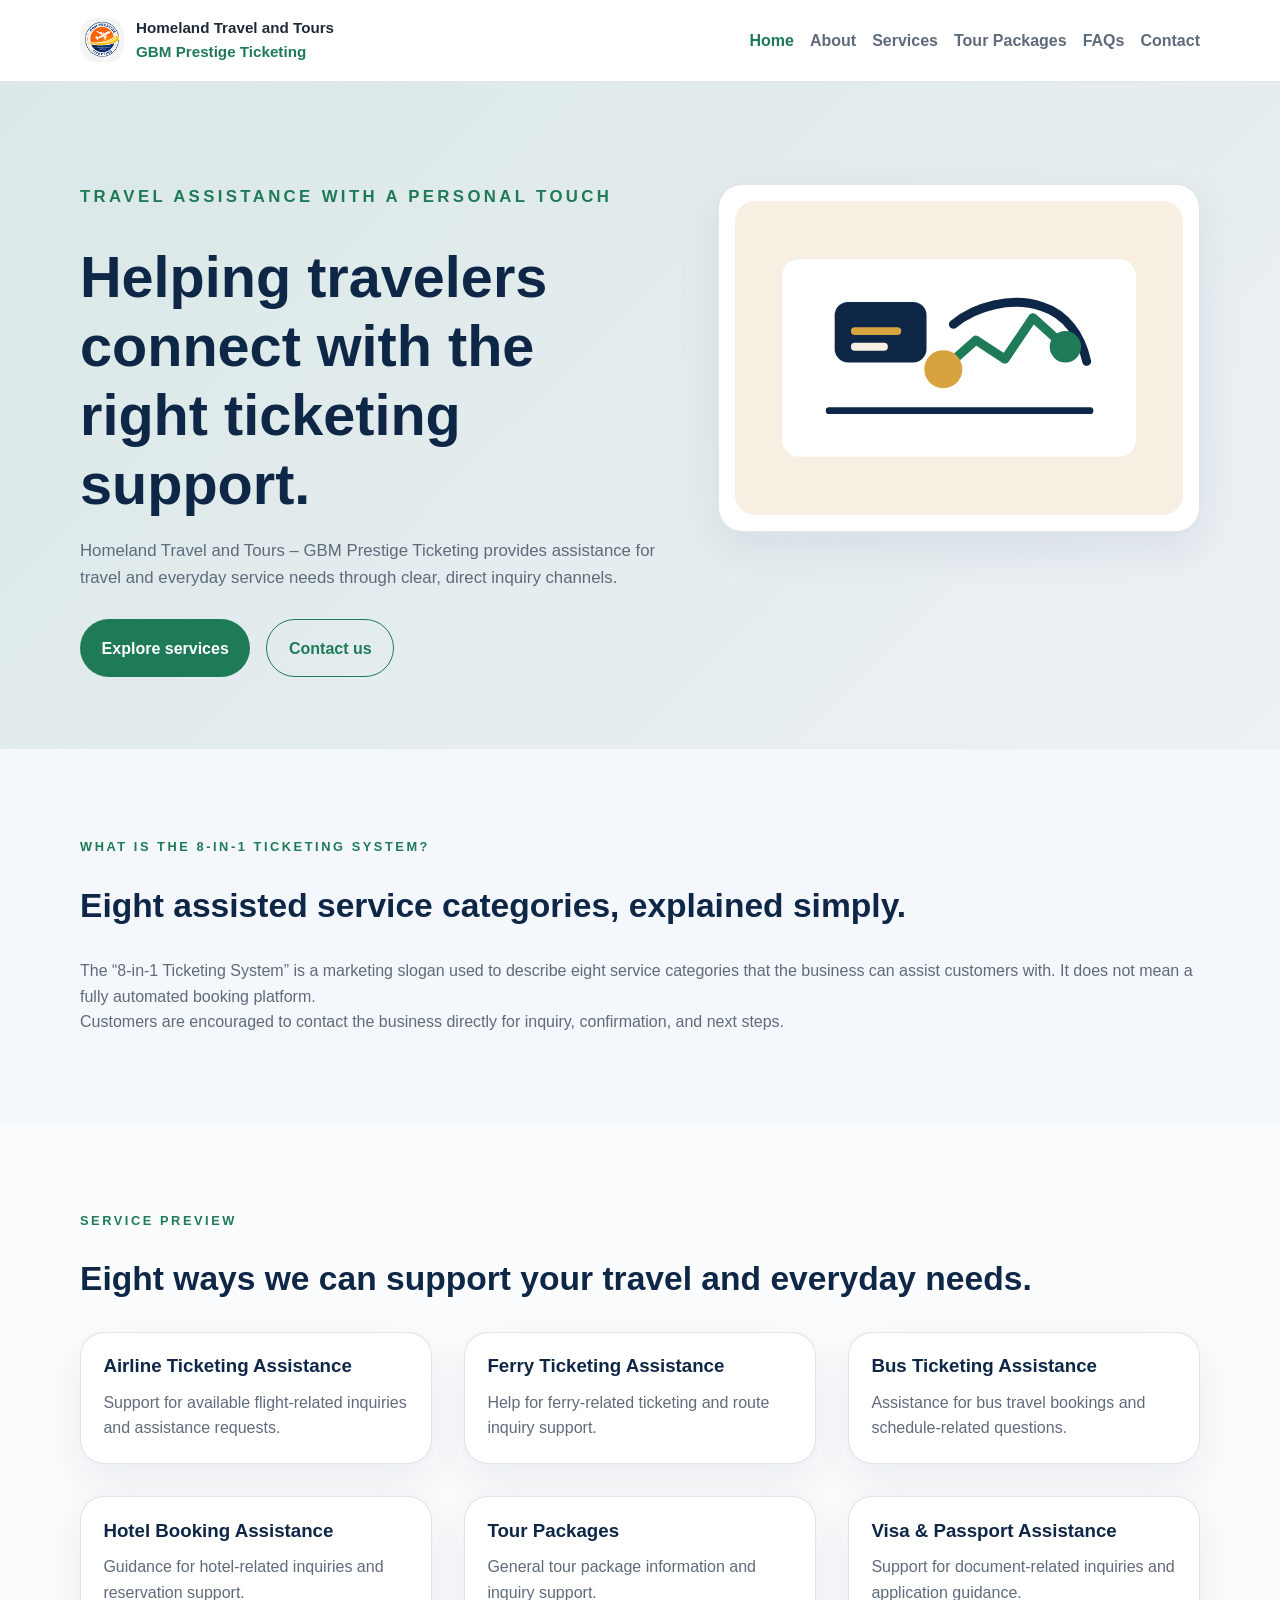
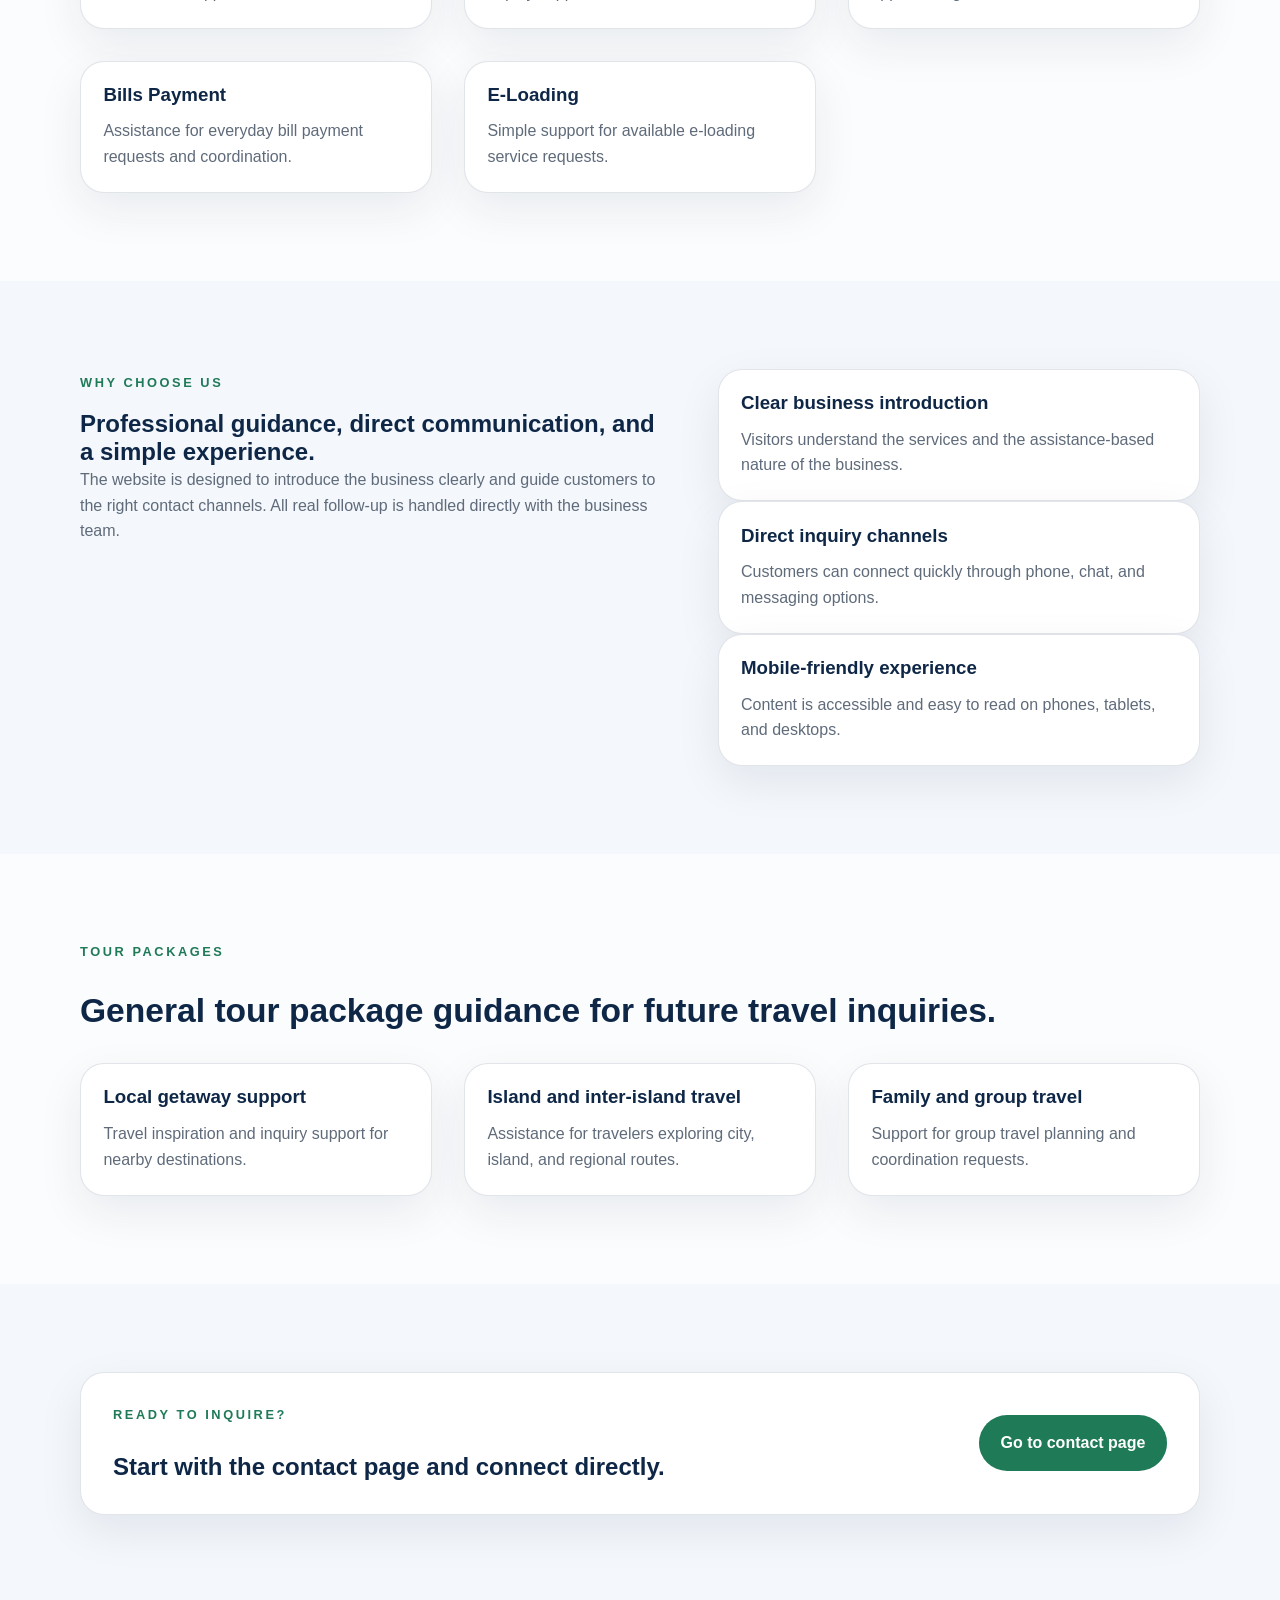
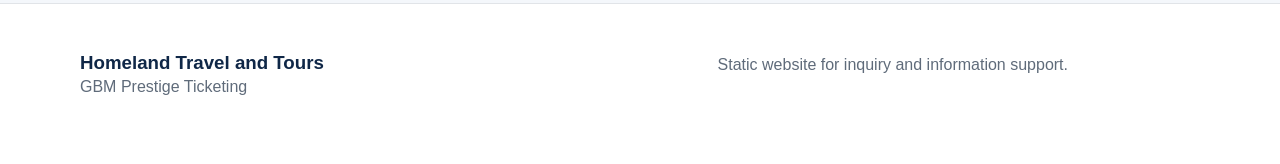
<file: index.html>
<!DOCTYPE html>
<html lang="en">
  <head>
    <meta charset="UTF-8" />
    <meta name="viewport" content="width=device-width, initial-scale=1.0" />
    <title>Homeland Travel and Tours – GBM Prestige Ticketing</title>
    <meta
      name="description"
      content="Homeland Travel and Tours – GBM Prestige Ticketing offers travel and ticketing assistance with a simple, professional inquiry-based website."
    />
    <link rel="icon" href="public/favicon/favicon.svg" type="image/svg+xml" />
    <link rel="stylesheet" href="src/css/reset.css" />
    <link rel="stylesheet" href="src/css/variables.css" />
    <link rel="stylesheet" href="src/css/base.css" />
    <link rel="stylesheet" href="src/css/layout.css" />
    <link rel="stylesheet" href="src/css/components.css" />
    <link rel="stylesheet" href="src/css/responsive.css" />
  </head>
  <body>
    <header class="site-header">
      <div class="container nav-bar">
        <a class="brand" href="index.html">
          <img src="public/images/logo.png" alt="Homeland Travel and Tours logo" />
          <span>Homeland Travel and Tours<br /><strong>GBM Prestige Ticketing</strong></span>
        </a>
        <button class="menu-toggle" type="button" aria-label="Open navigation" aria-expanded="false" data-nav-toggle>
          <span></span><span></span><span></span>
        </button>
        <nav class="site-nav" aria-label="Primary navigation" data-nav-menu>
          <a href="index.html" class="active">Home</a>
          <a href="src/pages/about.html">About</a>
          <a href="src/pages/services.html">Services</a>
          <a href="src/pages/tour-packages.html">Tour Packages</a>
          <a href="src/pages/faqs.html">FAQs</a>
          <a href="src/pages/contact.html">Contact</a>
        </nav>
      </div>
    </header>

    <main>
      <section class="hero">
        <div class="container hero-grid">
          <div class="hero-copy">
            <p class="eyebrow">Travel assistance with a personal touch</p>
            <h1>Helping travelers connect with the right ticketing support.</h1>
            <p>
              Homeland Travel and Tours – GBM Prestige Ticketing provides assistance for travel and everyday service needs through clear, direct inquiry channels.
            </p>
            <div class="hero-actions">
              <a class="btn btn-primary" href="src/pages/services.html">Explore services</a>
              <a class="btn btn-secondary" href="src/pages/contact.html">Contact us</a>
            </div>
          </div>
          <div class="hero-card">
            <img src="public/images/hero-travel.svg" alt="Illustration of travel planning and ticketing assistance" />
          </div>
        </div>
      </section>

      <section class="section intro-section">
        <div class="container">
          <div class="section-heading">
            <p class="eyebrow">What is the 8-in-1 Ticketing System?</p>
            <h2>Eight assisted service categories, explained simply.</h2>
          </div>
          <div class="text-block">
            <p>
              The “8-in-1 Ticketing System” is a marketing slogan used to describe eight service categories that the business can assist customers with. It does not mean a fully automated booking platform.
            </p>
            <p>
              Customers are encouraged to contact the business directly for inquiry, confirmation, and next steps.
            </p>
          </div>
        </div>
      </section>

      <section class="section section-surface">
        <div class="container">
          <div class="section-heading">
            <p class="eyebrow">Service preview</p>
            <h2>Eight ways we can support your travel and everyday needs.</h2>
          </div>
          <div class="card-grid">
            <article class="info-card">
              <h3>Airline Ticketing Assistance</h3>
              <p>Support for available flight-related inquiries and assistance requests.</p>
            </article>
            <article class="info-card">
              <h3>Ferry Ticketing Assistance</h3>
              <p>Help for ferry-related ticketing and route inquiry support.</p>
            </article>
            <article class="info-card">
              <h3>Bus Ticketing Assistance</h3>
              <p>Assistance for bus travel bookings and schedule-related questions.</p>
            </article>
            <article class="info-card">
              <h3>Hotel Booking Assistance</h3>
              <p>Guidance for hotel-related inquiries and reservation support.</p>
            </article>
            <article class="info-card">
              <h3>Tour Packages</h3>
              <p>General tour package information and inquiry support.</p>
            </article>
            <article class="info-card">
              <h3>Visa & Passport Assistance</h3>
              <p>Support for document-related inquiries and application guidance.</p>
            </article>
            <article class="info-card">
              <h3>Bills Payment</h3>
              <p>Assistance for everyday bill payment requests and coordination.</p>
            </article>
            <article class="info-card">
              <h3>E-Loading</h3>
              <p>Simple support for available e-loading service requests.</p>
            </article>
          </div>
        </div>
      </section>

      <section class="section">
        <div class="container two-column">
          <div>
            <p class="eyebrow">Why choose us</p>
            <h2>Professional guidance, direct communication, and a simple experience.</h2>
            <p>
              The website is designed to introduce the business clearly and guide customers to the right contact channels. All real follow-up is handled directly with the business team.
            </p>
          </div>
          <div class="stack-list">
            <div class="feature-item">
              <h3>Clear business introduction</h3>
              <p>Visitors understand the services and the assistance-based nature of the business.</p>
            </div>
            <div class="feature-item">
              <h3>Direct inquiry channels</h3>
              <p>Customers can connect quickly through phone, chat, and messaging options.</p>
            </div>
            <div class="feature-item">
              <h3>Mobile-friendly experience</h3>
              <p>Content is accessible and easy to read on phones, tablets, and desktops.</p>
            </div>
          </div>
        </div>
      </section>

      <section class="section section-surface">
        <div class="container">
          <div class="section-heading">
            <p class="eyebrow">Tour packages</p>
            <h2>General tour package guidance for future travel inquiries.</h2>
          </div>
          <div class="card-grid three-up">
            <article class="info-card">
              <h3>Local getaway support</h3>
              <p>Travel inspiration and inquiry support for nearby destinations.</p>
            </article>
            <article class="info-card">
              <h3>Island and inter-island travel</h3>
              <p>Assistance for travelers exploring city, island, and regional routes.</p>
            </article>
            <article class="info-card">
              <h3>Family and group travel</h3>
              <p>Support for group travel planning and coordination requests.</p>
            </article>
          </div>
        </div>
      </section>

      <section class="section cta-block">
        <div class="container cta-box">
          <div>
            <p class="eyebrow">Ready to inquire?</p>
            <h2>Start with the contact page and connect directly.</h2>
          </div>
          <a class="btn btn-primary" href="src/pages/contact.html">Go to contact page</a>
        </div>
      </section>
    </main>

    <footer class="site-footer">
      <div class="container footer-content">
        <div>
          <h3>Homeland Travel and Tours</h3>
          <p>GBM Prestige Ticketing</p>
        </div>
        <p>Static website for inquiry and information support.</p>
      </div>
    </footer>

    <script src="src/js/main.js"></script>
  </body>
</html>
</file>
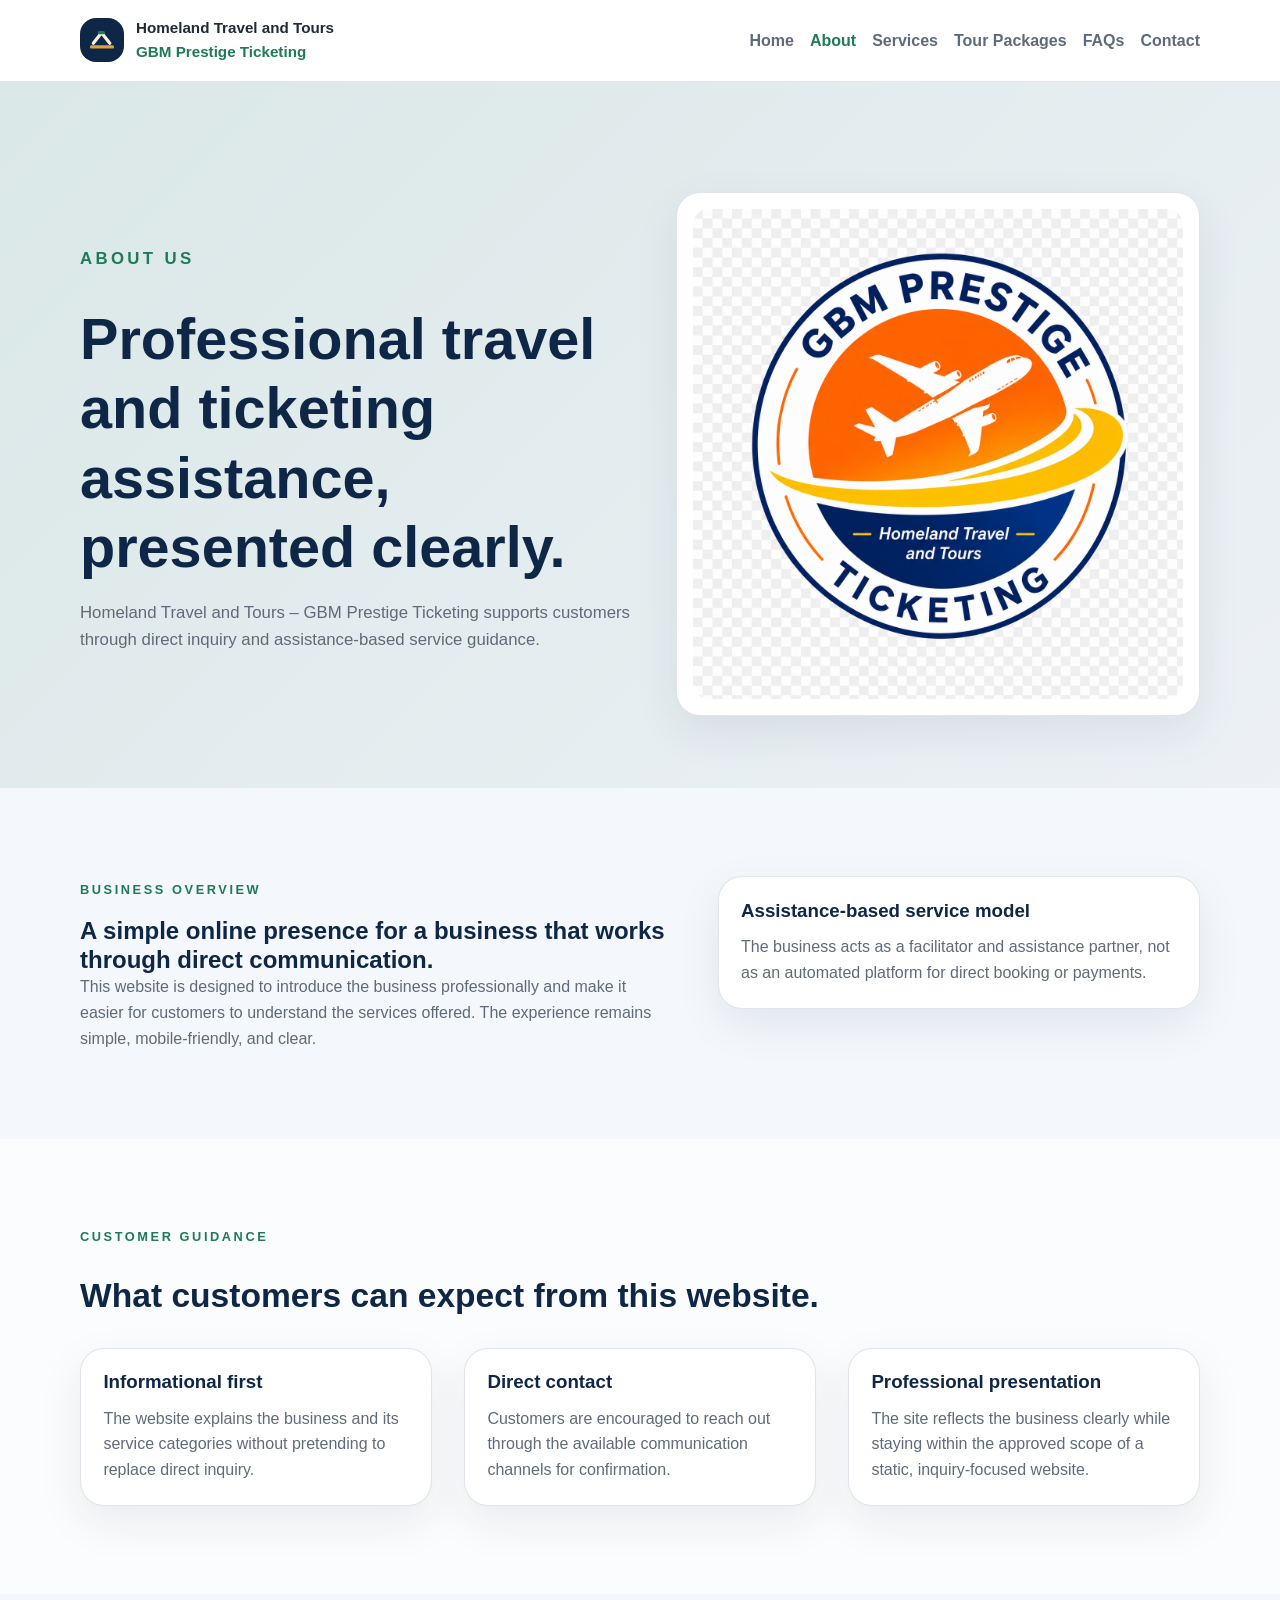
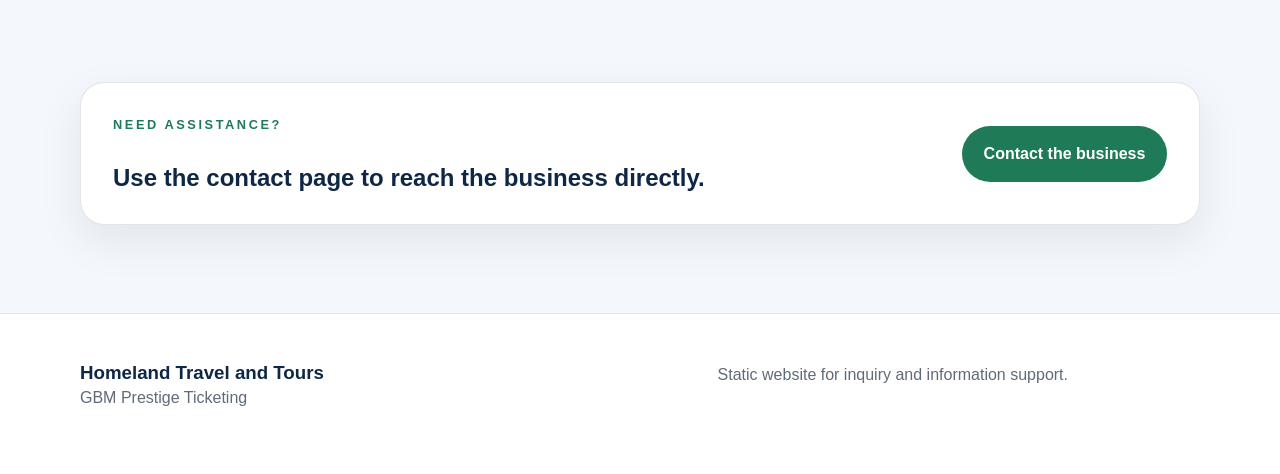
<file: src/pages/about.html>
<!DOCTYPE html>
<html lang="en">
  <head>
    <meta charset="UTF-8" />
    <meta name="viewport" content="width=device-width, initial-scale=1.0" />
    <title>About | Homeland Travel and Tours</title>
    <meta name="description" content="Learn about Homeland Travel and Tours – GBM Prestige Ticketing and how the business supports travel-related inquiries." />
    <link rel="icon" href="../../public/favicon/favicon.svg" type="image/svg+xml" />
    <link rel="stylesheet" href="../css/reset.css" />
    <link rel="stylesheet" href="../css/variables.css" />
    <link rel="stylesheet" href="../css/base.css" />
    <link rel="stylesheet" href="../css/layout.css" />
    <link rel="stylesheet" href="../css/components.css" />
    <link rel="stylesheet" href="../css/responsive.css" />
  </head>
  <body>
    <header class="site-header">
      <div class="container nav-bar">
        <a class="brand" href="../../index.html">
          <img src="../../public/icons/brand-mark.svg" alt="Homeland Travel and Tours logo" />
          <span>Homeland Travel and Tours<br /><strong>GBM Prestige Ticketing</strong></span>
        </a>
        <button class="menu-toggle" type="button" aria-label="Open navigation" aria-expanded="false" data-nav-toggle>
          <span></span><span></span><span></span>
        </button>
        <nav class="site-nav" aria-label="Primary navigation" data-nav-menu>
          <a href="../../index.html">Home</a>
          <a href="about.html" class="active">About</a>
          <a href="services.html">Services</a>
          <a href="tour-packages.html">Tour Packages</a>
          <a href="faqs.html">FAQs</a>
          <a href="contact.html">Contact</a>
        </nav>
      </div>
    </header>

    <main>
      <section class="page-hero">
        <div class="container page-hero-content page-hero-with-visual">
          <div class="page-hero-copy">
            <p class="eyebrow">About us</p>
            <h1>Professional travel and ticketing assistance, presented clearly.</h1>
            <p>Homeland Travel and Tours – GBM Prestige Ticketing supports customers through direct inquiry and assistance-based service guidance.</p>
          </div>
          <div class="hero-card page-hero-asset">
            <img src="../../public/images/logo.png" alt="Homeland Travel and Tours brand logo" />
          </div>
        </div>
      </section>

      <section class="section">
        <div class="container two-column">
          <div>
            <p class="eyebrow">Business overview</p>
            <h2>A simple online presence for a business that works through direct communication.</h2>
            <p>
              This website is designed to introduce the business professionally and make it easier for customers to understand the services offered. The experience remains simple, mobile-friendly, and clear.
            </p>
          </div>
          <div class="feature-item">
            <h3>Assistance-based service model</h3>
            <p>The business acts as a facilitator and assistance partner, not as an automated platform for direct booking or payments.</p>
          </div>
        </div>
      </section>

      <section class="section section-surface">
        <div class="container">
          <div class="section-heading">
            <p class="eyebrow">Customer guidance</p>
            <h2>What customers can expect from this website.</h2>
          </div>
          <div class="card-grid three-up">
            <article class="info-card">
              <h3>Informational first</h3>
              <p>The website explains the business and its service categories without pretending to replace direct inquiry.</p>
            </article>
            <article class="info-card">
              <h3>Direct contact</h3>
              <p>Customers are encouraged to reach out through the available communication channels for confirmation.</p>
            </article>
            <article class="info-card">
              <h3>Professional presentation</h3>
              <p>The site reflects the business clearly while staying within the approved scope of a static, inquiry-focused website.</p>
            </article>
          </div>
        </div>
      </section>

      <section class="section cta-block">
        <div class="container cta-box">
          <div>
            <p class="eyebrow">Need assistance?</p>
            <h2>Use the contact page to reach the business directly.</h2>
          </div>
          <a class="btn btn-primary" href="contact.html">Contact the business</a>
        </div>
      </section>
    </main>

    <footer class="site-footer">
      <div class="container footer-content">
        <div>
          <h3>Homeland Travel and Tours</h3>
          <p>GBM Prestige Ticketing</p>
        </div>
        <p>Static website for inquiry and information support.</p>
      </div>
    </footer>

    <script src="../js/main.js"></script>
  </body>
</html>
</file>
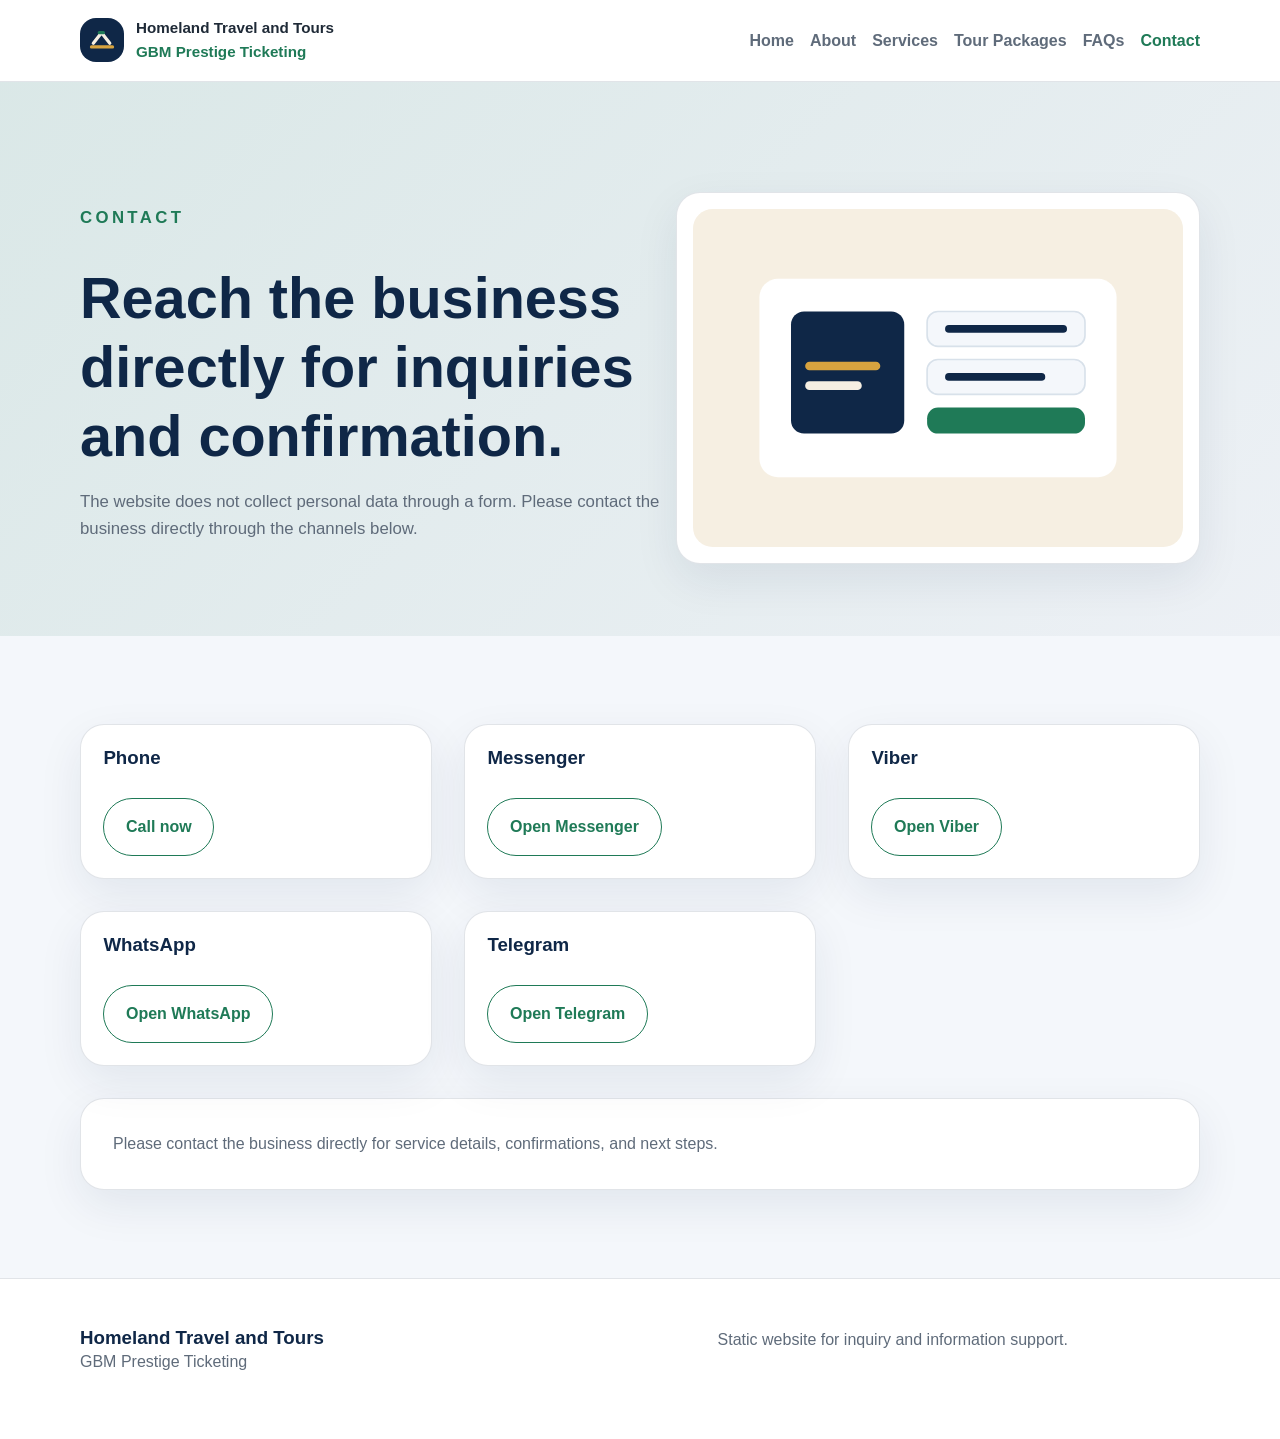
<file: src/pages/contact.html>
<!DOCTYPE html>
<html lang="en">
  <head>
    <meta charset="UTF-8" />
    <meta name="viewport" content="width=device-width, initial-scale=1.0" />
    <title>Contact | Homeland Travel and Tours</title>
    <meta name="description" content="Contact Homeland Travel and Tours – GBM Prestige Ticketing through available messaging and phone channels." />
    <link rel="icon" href="../../public/favicon/favicon.svg" type="image/svg+xml" />
    <link rel="stylesheet" href="../css/reset.css" />
    <link rel="stylesheet" href="../css/variables.css" />
    <link rel="stylesheet" href="../css/base.css" />
    <link rel="stylesheet" href="../css/layout.css" />
    <link rel="stylesheet" href="../css/components.css" />
    <link rel="stylesheet" href="../css/responsive.css" />
  </head>
  <body>
    <header class="site-header">
      <div class="container nav-bar">
        <a class="brand" href="../../index.html">
          <img src="../../public/icons/brand-mark.svg" alt="Homeland Travel and Tours logo" />
          <span>Homeland Travel and Tours<br /><strong>GBM Prestige Ticketing</strong></span>
        </a>
        <button class="menu-toggle" type="button" aria-label="Open navigation" aria-expanded="false" data-nav-toggle>
          <span></span><span></span><span></span>
        </button>
        <nav class="site-nav" aria-label="Primary navigation" data-nav-menu>
          <a href="../../index.html">Home</a>
          <a href="about.html">About</a>
          <a href="services.html">Services</a>
          <a href="tour-packages.html">Tour Packages</a>
          <a href="faqs.html">FAQs</a>
          <a href="contact.html" class="active">Contact</a>
        </nav>
      </div>
    </header>

    <main>
      <section class="page-hero">
        <div class="container page-hero-content page-hero-with-visual">
          <div class="page-hero-copy">
            <p class="eyebrow">Contact</p>
            <h1>Reach the business directly for inquiries and confirmation.</h1>
            <p>The website does not collect personal data through a form. Please contact the business directly through the channels below.</p>
          </div>
          <div class="hero-card page-hero-asset">
            <img src="../../public/images/contact-illustration.svg" alt="Illustration representing customer support and contact channels" />
          </div>
        </div>
      </section>

      <section class="section">
        <div class="container">
          <div class="card-grid contact-grid">
            <article class="contact-card">
              <h3>Phone</h3>
              <p><!-- Placeholder phone link; replace with confirmed number before publishing. --></p>
              <a class="btn btn-secondary" href="tel:+639000000000">Call now</a>
            </article>
            <article class="contact-card">
              <h3>Messenger</h3>
              <p><!-- Placeholder Messenger link; replace with confirmed page link before publishing. --></p>
              <a class="btn btn-secondary" href="https://m.me/yourpage">Open Messenger</a>
            </article>
            <article class="contact-card">
              <h3>Viber</h3>
              <p><!-- Placeholder Viber link; replace with confirmed contact before publishing. --></p>
              <a class="btn btn-secondary" href="https://viber.click/yourcontact">Open Viber</a>
            </article>
            <article class="contact-card">
              <h3>WhatsApp</h3>
              <p><!-- Placeholder WhatsApp link; replace with confirmed number before publishing. --></p>
              <a class="btn btn-secondary" href="https://wa.me/639000000000">Open WhatsApp</a>
            </article>
            <article class="contact-card">
              <h3>Telegram</h3>
              <p><!-- Placeholder Telegram link; replace with confirmed username before publishing. --></p>
              <a class="btn btn-secondary" href="https://t.me/yourhandle">Open Telegram</a>
            </article>
          </div>
          <div class="info-banner">
            <p>Please contact the business directly for service details, confirmations, and next steps.</p>
          </div>
        </div>
      </section>
    </main>

    <footer class="site-footer">
      <div class="container footer-content">
        <div>
          <h3>Homeland Travel and Tours</h3>
          <p>GBM Prestige Ticketing</p>
        </div>
        <p>Static website for inquiry and information support.</p>
      </div>
    </footer>

    <script src="../js/main.js"></script>
  </body>
</html>
</file>
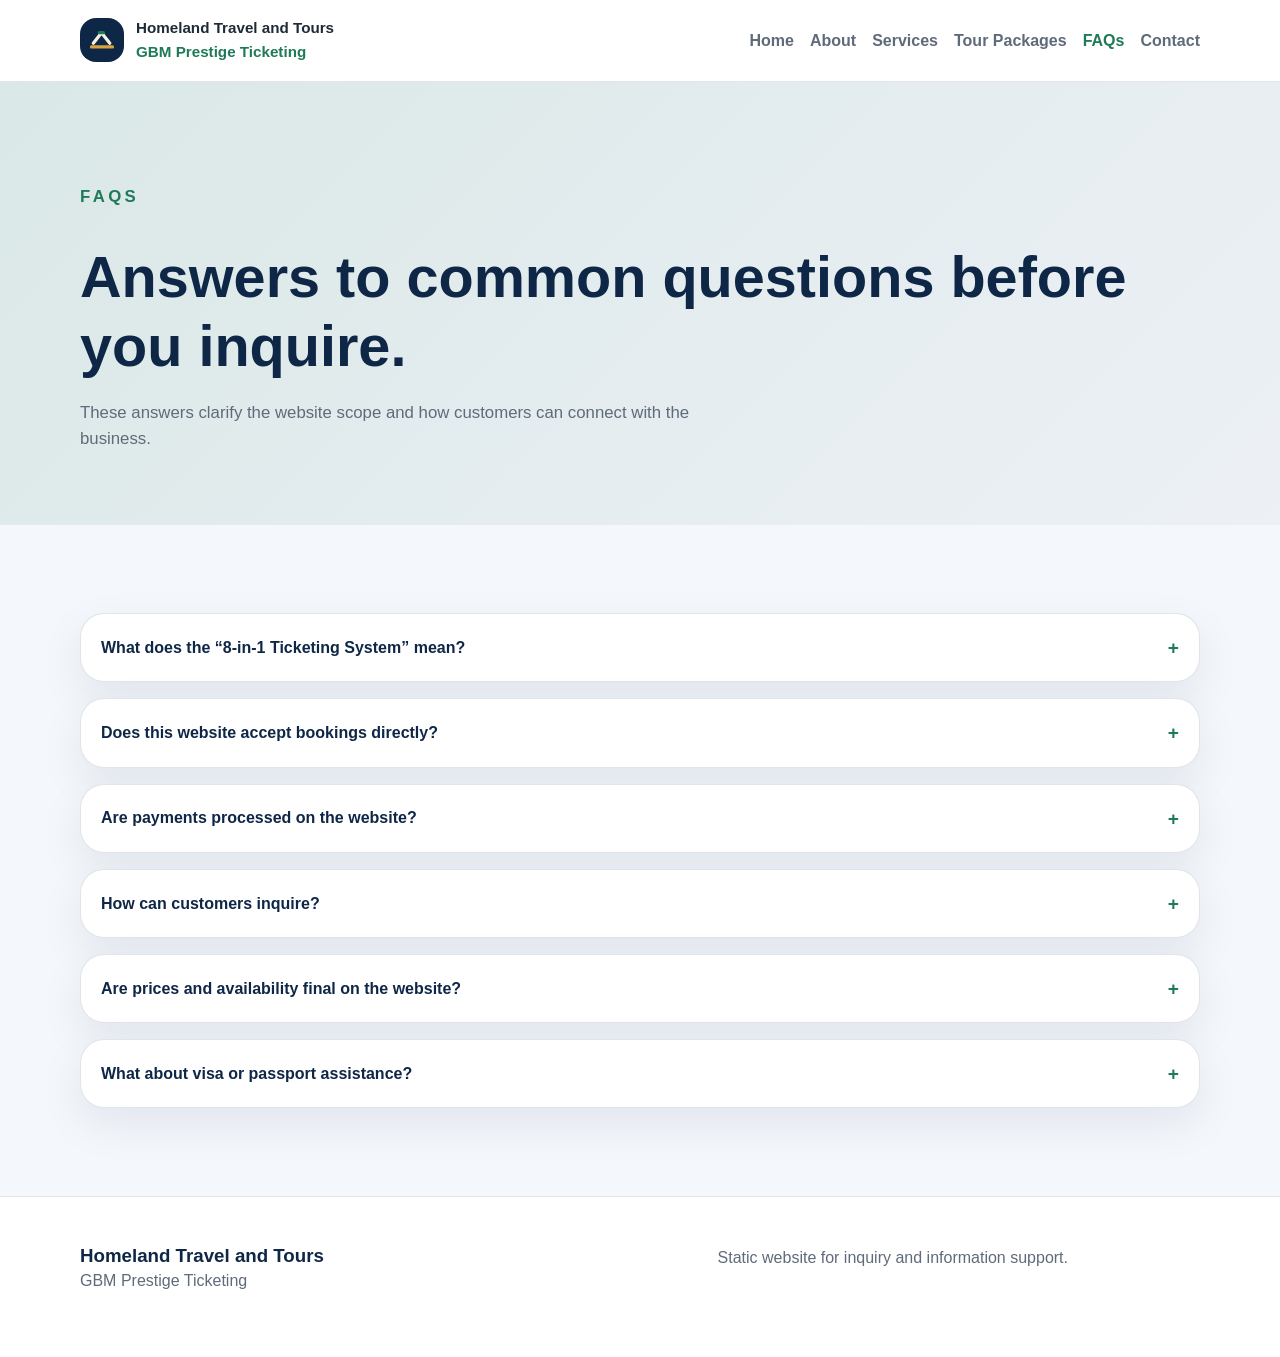
<file: src/pages/faqs.html>
<!DOCTYPE html>
<html lang="en">
  <head>
    <meta charset="UTF-8" />
    <meta name="viewport" content="width=device-width, initial-scale=1.0" />
    <title>FAQs | Homeland Travel and Tours</title>
    <meta name="description" content="Frequently asked questions about Homeland Travel and Tours – GBM Prestige Ticketing and the website scope." />
    <link rel="icon" href="../../public/favicon/favicon.svg" type="image/svg+xml" />
    <link rel="stylesheet" href="../css/reset.css" />
    <link rel="stylesheet" href="../css/variables.css" />
    <link rel="stylesheet" href="../css/base.css" />
    <link rel="stylesheet" href="../css/layout.css" />
    <link rel="stylesheet" href="../css/components.css" />
    <link rel="stylesheet" href="../css/responsive.css" />
  </head>
  <body>
    <header class="site-header">
      <div class="container nav-bar">
        <a class="brand" href="../../index.html">
          <img src="../../public/icons/brand-mark.svg" alt="Homeland Travel and Tours logo" />
          <span>Homeland Travel and Tours<br /><strong>GBM Prestige Ticketing</strong></span>
        </a>
        <button class="menu-toggle" type="button" aria-label="Open navigation" aria-expanded="false" data-nav-toggle>
          <span></span><span></span><span></span>
        </button>
        <nav class="site-nav" aria-label="Primary navigation" data-nav-menu>
          <a href="../../index.html">Home</a>
          <a href="about.html">About</a>
          <a href="services.html">Services</a>
          <a href="tour-packages.html">Tour Packages</a>
          <a href="faqs.html" class="active">FAQs</a>
          <a href="contact.html">Contact</a>
        </nav>
      </div>
    </header>

    <main>
      <section class="page-hero">
        <div class="container page-hero-content">
          <p class="eyebrow">FAQs</p>
          <h1>Answers to common questions before you inquire.</h1>
          <p>These answers clarify the website scope and how customers can connect with the business.</p>
        </div>
      </section>

      <section class="section">
        <div class="container faq-list">
          <article class="faq-item">
            <button class="faq-question" type="button" aria-expanded="false">
              What does the “8-in-1 Ticketing System” mean?
            </button>
            <div class="faq-answer">
              <p>It is a marketing slogan describing eight assisted service categories offered by the business. It does not mean an automated software booking platform.</p>
            </div>
          </article>
          <article class="faq-item">
            <button class="faq-question" type="button" aria-expanded="false">
              Does this website accept bookings directly?
            </button>
            <div class="faq-answer">
              <p>No. The website is informational and inquiry-focused. Customers should contact the business directly for confirmation and next steps.</p>
            </div>
          </article>
          <article class="faq-item">
            <button class="faq-question" type="button" aria-expanded="false">
              Are payments processed on the website?
            </button>
            <div class="faq-answer">
              <p>No. Payments are not processed through this website. Customers should follow up through the business’s contact channels.</p>
            </div>
          </article>
          <article class="faq-item">
            <button class="faq-question" type="button" aria-expanded="false">
              How can customers inquire?
            </button>
            <div class="faq-answer">
              <p>Customers can use the contact page and connect through the listed phone, Messenger, Viber, WhatsApp, or Telegram channels.</p>
            </div>
          </article>
          <article class="faq-item">
            <button class="faq-question" type="button" aria-expanded="false">
              Are prices and availability final on the website?
            </button>
            <div class="faq-answer">
              <p>No. Prices, availability, and confirmations should be verified directly with the business because they may change.</p>
            </div>
          </article>
          <article class="faq-item">
            <button class="faq-question" type="button" aria-expanded="false">
              What about visa or passport assistance?
            </button>
            <div class="faq-answer">
              <p>Visa and passport assistance is offered as a support service only. Customers should confirm the latest requirements and process details directly with the business.</p>
            </div>
          </article>
        </div>
      </section>
    </main>

    <footer class="site-footer">
      <div class="container footer-content">
        <div>
          <h3>Homeland Travel and Tours</h3>
          <p>GBM Prestige Ticketing</p>
        </div>
        <p>Static website for inquiry and information support.</p>
      </div>
    </footer>

    <script src="../js/main.js"></script>
  </body>
</html>
</file>
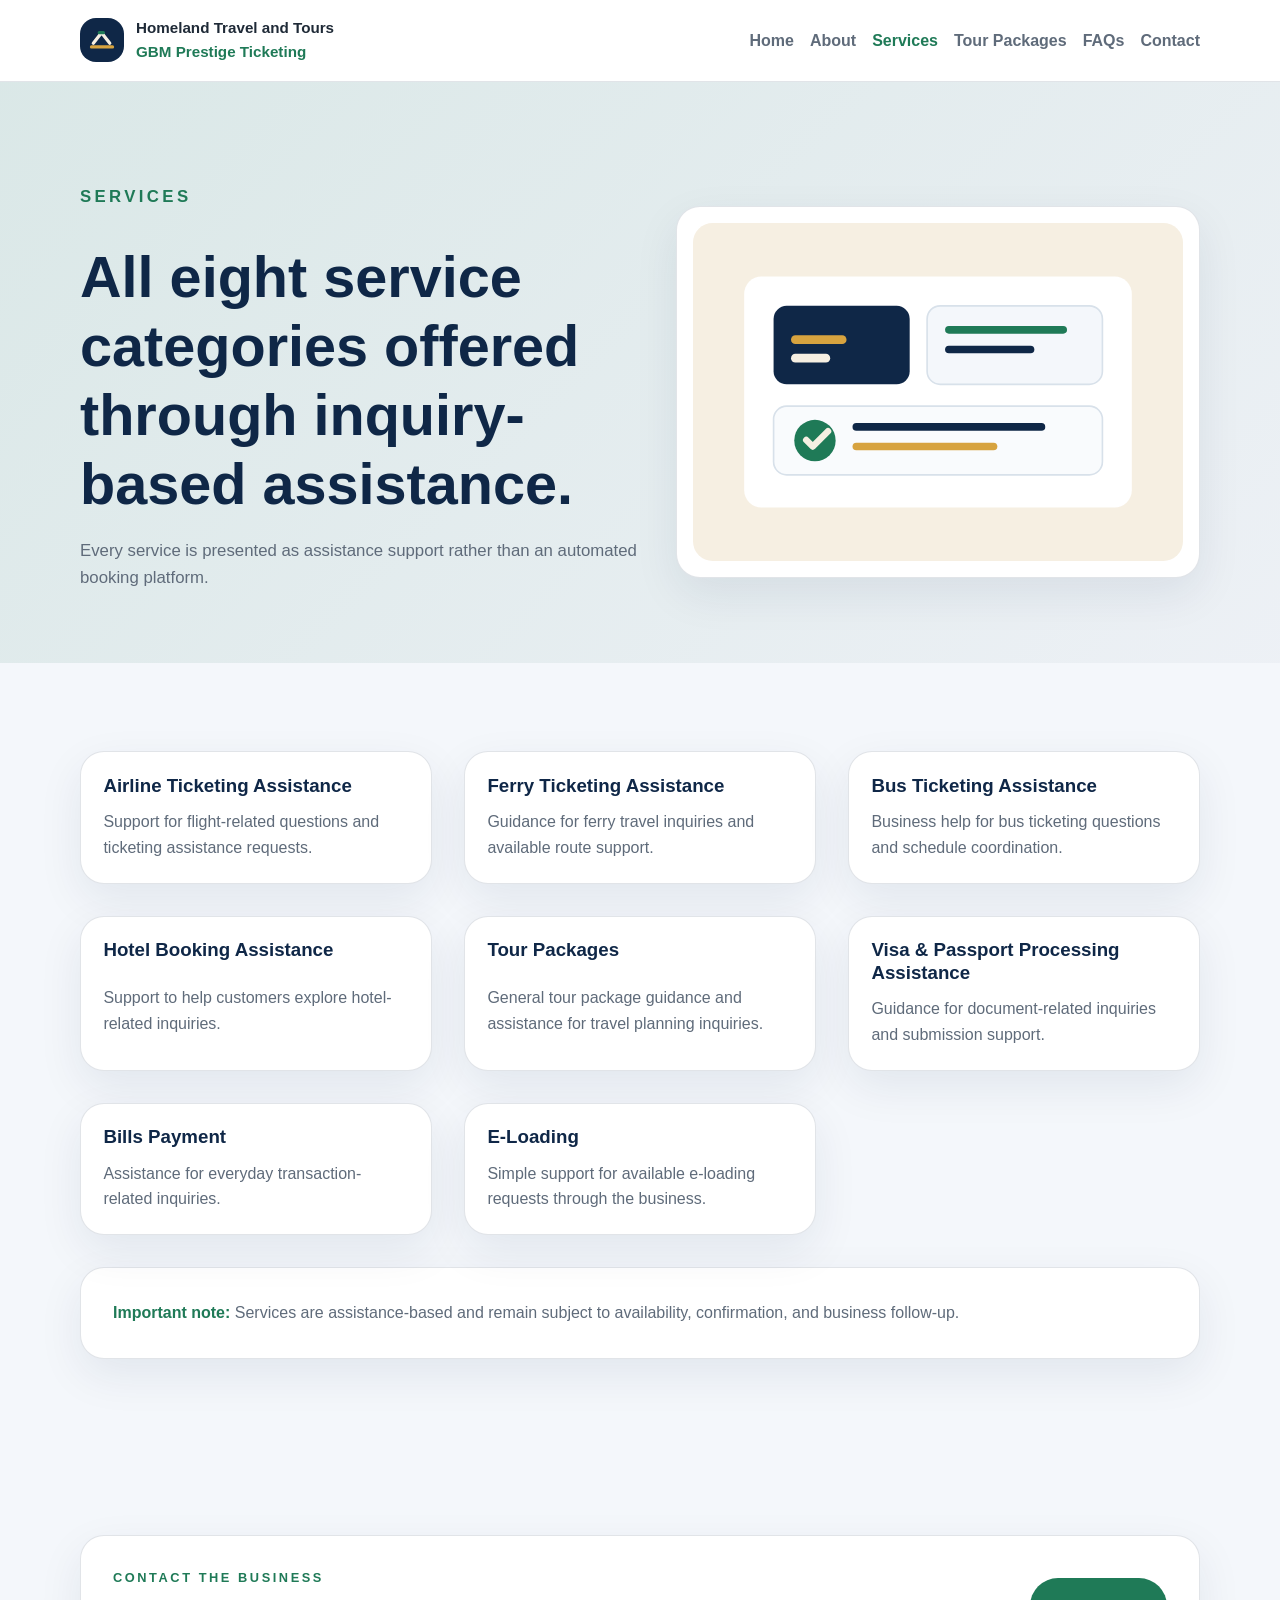
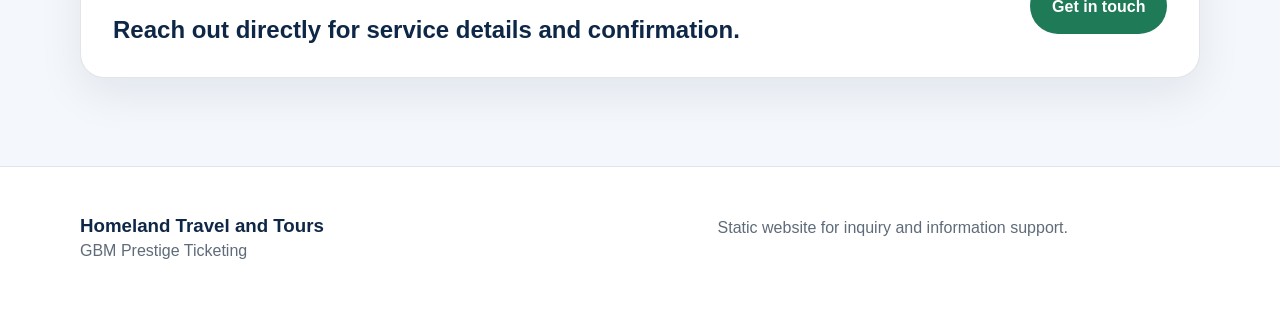
<file: src/pages/services.html>
<!DOCTYPE html>
<html lang="en">
  <head>
    <meta charset="UTF-8" />
    <meta name="viewport" content="width=device-width, initial-scale=1.0" />
    <title>Services | Homeland Travel and Tours</title>
    <meta name="description" content="Explore the eight assisted service categories offered by Homeland Travel and Tours – GBM Prestige Ticketing." />
    <link rel="icon" href="../../public/favicon/favicon.svg" type="image/svg+xml" />
    <link rel="stylesheet" href="../css/reset.css" />
    <link rel="stylesheet" href="../css/variables.css" />
    <link rel="stylesheet" href="../css/base.css" />
    <link rel="stylesheet" href="../css/layout.css" />
    <link rel="stylesheet" href="../css/components.css" />
    <link rel="stylesheet" href="../css/responsive.css" />
  </head>
  <body>
    <header class="site-header">
      <div class="container nav-bar">
        <a class="brand" href="../../index.html">
          <img src="../../public/icons/brand-mark.svg" alt="Homeland Travel and Tours logo" />
          <span>Homeland Travel and Tours<br /><strong>GBM Prestige Ticketing</strong></span>
        </a>
        <button class="menu-toggle" type="button" aria-label="Open navigation" aria-expanded="false" data-nav-toggle>
          <span></span><span></span><span></span>
        </button>
        <nav class="site-nav" aria-label="Primary navigation" data-nav-menu>
          <a href="../../index.html">Home</a>
          <a href="about.html">About</a>
          <a href="services.html" class="active">Services</a>
          <a href="tour-packages.html">Tour Packages</a>
          <a href="faqs.html">FAQs</a>
          <a href="contact.html">Contact</a>
        </nav>
      </div>
    </header>

    <main>
      <section class="page-hero">
        <div class="container page-hero-content page-hero-with-visual">
          <div class="page-hero-copy">
            <p class="eyebrow">Services</p>
            <h1>All eight service categories offered through inquiry-based assistance.</h1>
            <p>Every service is presented as assistance support rather than an automated booking platform.</p>
          </div>
          <div class="hero-card page-hero-asset">
            <img src="../../public/images/services-illustration.svg" alt="Illustration showing service categories and customer support" />
          </div>
        </div>
      </section>

      <section class="section">
        <div class="container">
          <div class="card-grid service-grid">
            <article class="service-card">
              <h3>Airline Ticketing Assistance</h3>
              <p>Support for flight-related questions and ticketing assistance requests.</p>
            </article>
            <article class="service-card">
              <h3>Ferry Ticketing Assistance</h3>
              <p>Guidance for ferry travel inquiries and available route support.</p>
            </article>
            <article class="service-card">
              <h3>Bus Ticketing Assistance</h3>
              <p>Business help for bus ticketing questions and schedule coordination.</p>
            </article>
            <article class="service-card">
              <h3>Hotel Booking Assistance</h3>
              <p>Support to help customers explore hotel-related inquiries.</p>
            </article>
            <article class="service-card">
              <h3>Tour Packages</h3>
              <p>General tour package guidance and assistance for travel planning inquiries.</p>
            </article>
            <article class="service-card">
              <h3>Visa & Passport Processing Assistance</h3>
              <p>Guidance for document-related inquiries and submission support.</p>
            </article>
            <article class="service-card">
              <h3>Bills Payment</h3>
              <p>Assistance for everyday transaction-related inquiries.</p>
            </article>
            <article class="service-card">
              <h3>E-Loading</h3>
              <p>Simple support for available e-loading requests through the business.</p>
            </article>
          </div>
          <div class="info-banner">
            <p><strong>Important note:</strong> Services are assistance-based and remain subject to availability, confirmation, and business follow-up.</p>
          </div>
        </div>
      </section>

      <section class="section cta-block">
        <div class="container cta-box">
          <div>
            <p class="eyebrow">Contact the business</p>
            <h2>Reach out directly for service details and confirmation.</h2>
          </div>
          <a class="btn btn-primary" href="contact.html">Get in touch</a>
        </div>
      </section>
    </main>

    <footer class="site-footer">
      <div class="container footer-content">
        <div>
          <h3>Homeland Travel and Tours</h3>
          <p>GBM Prestige Ticketing</p>
        </div>
        <p>Static website for inquiry and information support.</p>
      </div>
    </footer>

    <script src="../js/main.js"></script>
  </body>
</html>
</file>
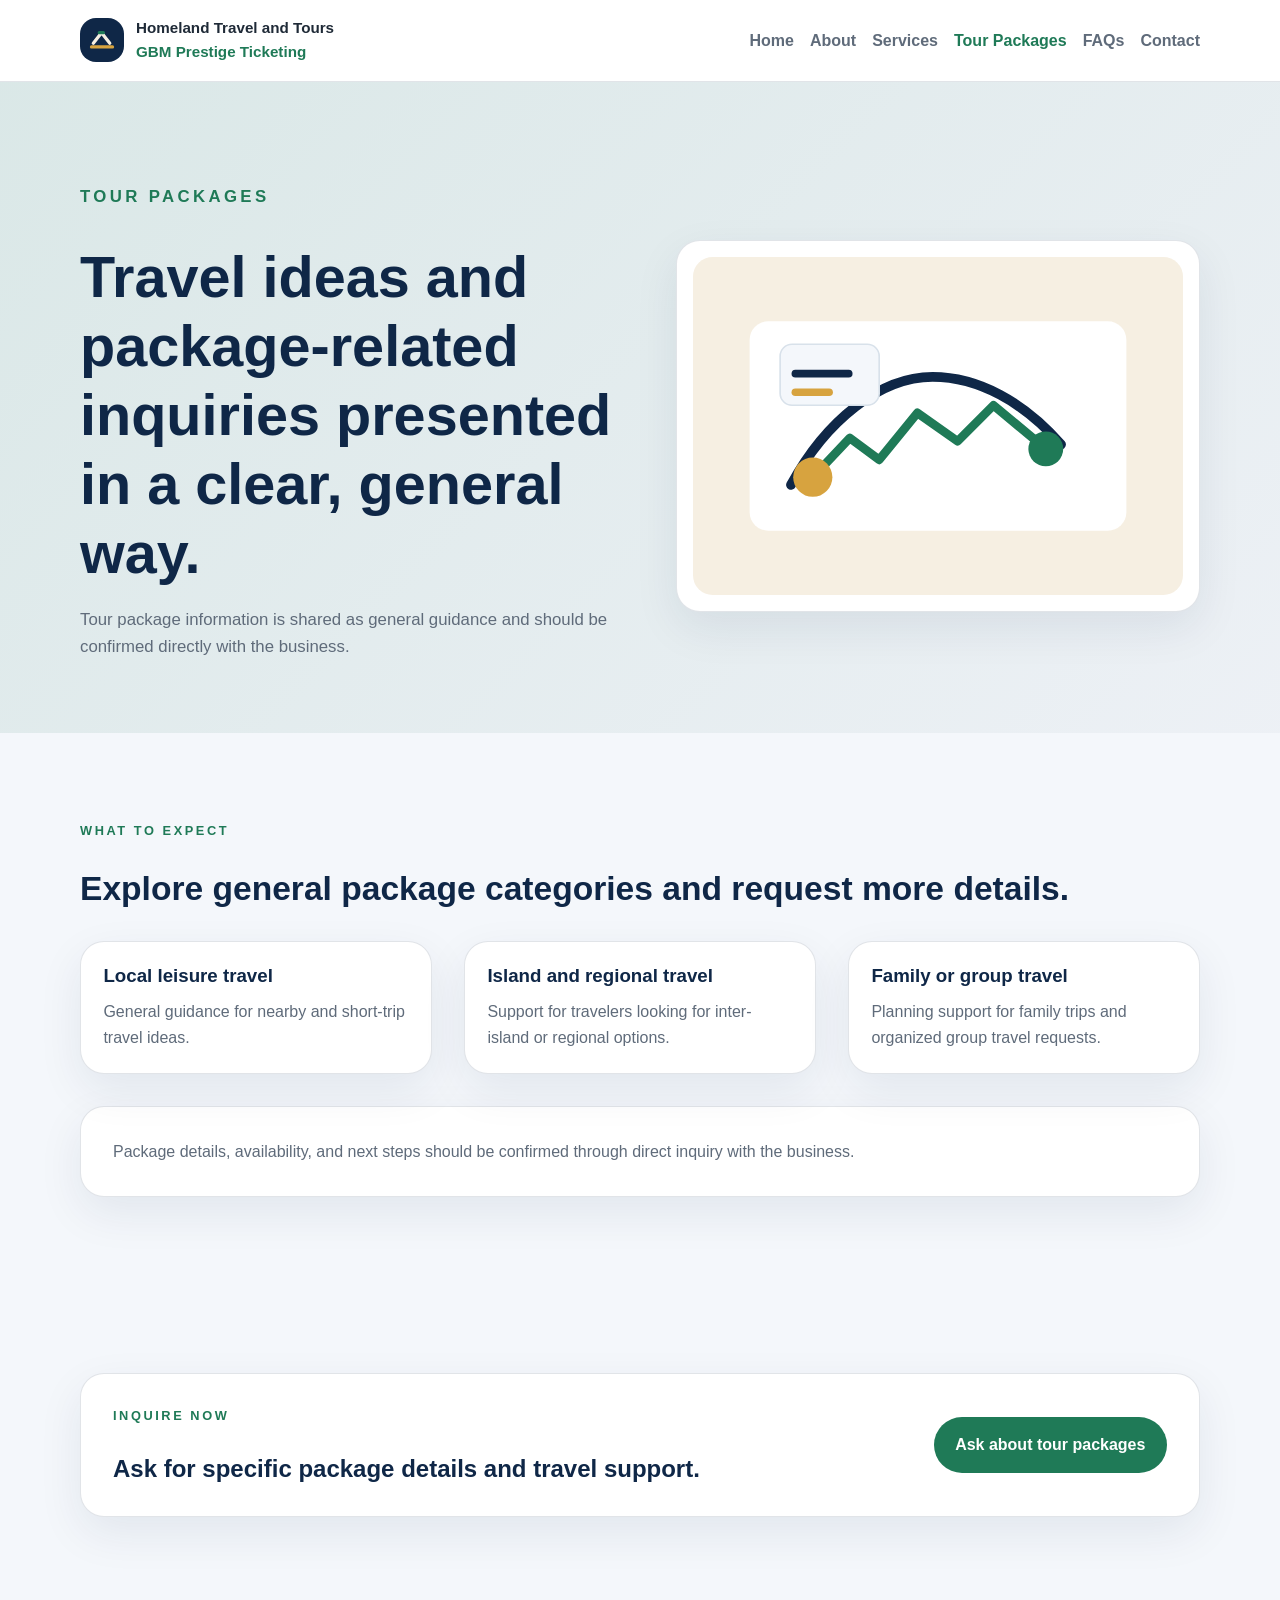
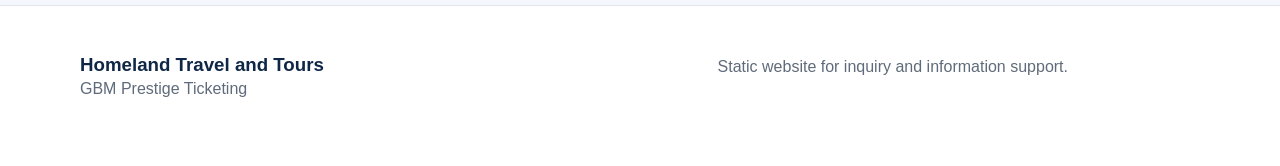
<file: src/pages/tour-packages.html>
<!DOCTYPE html>
<html lang="en">
  <head>
    <meta charset="UTF-8" />
    <meta name="viewport" content="width=device-width, initial-scale=1.0" />
    <title>Tour Packages | Homeland Travel and Tours</title>
    <meta name="description" content="General tour package information and planning support from Homeland Travel and Tours – GBM Prestige Ticketing." />
    <link rel="icon" href="../../public/favicon/favicon.svg" type="image/svg+xml" />
    <link rel="stylesheet" href="../css/reset.css" />
    <link rel="stylesheet" href="../css/variables.css" />
    <link rel="stylesheet" href="../css/base.css" />
    <link rel="stylesheet" href="../css/layout.css" />
    <link rel="stylesheet" href="../css/components.css" />
    <link rel="stylesheet" href="../css/responsive.css" />
  </head>
  <body>
    <header class="site-header">
      <div class="container nav-bar">
        <a class="brand" href="../../index.html">
          <img src="../../public/icons/brand-mark.svg" alt="Homeland Travel and Tours logo" />
          <span>Homeland Travel and Tours<br /><strong>GBM Prestige Ticketing</strong></span>
        </a>
        <button class="menu-toggle" type="button" aria-label="Open navigation" aria-expanded="false" data-nav-toggle>
          <span></span><span></span><span></span>
        </button>
        <nav class="site-nav" aria-label="Primary navigation" data-nav-menu>
          <a href="../../index.html">Home</a>
          <a href="about.html">About</a>
          <a href="services.html">Services</a>
          <a href="tour-packages.html" class="active">Tour Packages</a>
          <a href="faqs.html">FAQs</a>
          <a href="contact.html">Contact</a>
        </nav>
      </div>
    </header>

    <main>
      <section class="page-hero">
        <div class="container page-hero-content page-hero-with-visual">
          <div class="page-hero-copy">
            <p class="eyebrow">Tour packages</p>
            <h1>Travel ideas and package-related inquiries presented in a clear, general way.</h1>
            <p>Tour package information is shared as general guidance and should be confirmed directly with the business.</p>
          </div>
          <div class="hero-card page-hero-asset">
            <img src="../../public/images/tour-illustration.svg" alt="Illustration showing travel routes and tour planning" />
          </div>
        </div>
      </section>

      <section class="section">
        <div class="container">
          <div class="section-heading">
            <p class="eyebrow">What to expect</p>
            <h2>Explore general package categories and request more details.</h2>
          </div>
          <div class="card-grid three-up">
            <article class="info-card">
              <h3>Local leisure travel</h3>
              <p>General guidance for nearby and short-trip travel ideas.</p>
            </article>
            <article class="info-card">
              <h3>Island and regional travel</h3>
              <p>Support for travelers looking for inter-island or regional options.</p>
            </article>
            <article class="info-card">
              <h3>Family or group travel</h3>
              <p>Planning support for family trips and organized group travel requests.</p>
            </article>
          </div>
          <div class="info-banner">
            <p>Package details, availability, and next steps should be confirmed through direct inquiry with the business.</p>
          </div>
        </div>
      </section>

      <section class="section cta-block">
        <div class="container cta-box">
          <div>
            <p class="eyebrow">Inquire now</p>
            <h2>Ask for specific package details and travel support.</h2>
          </div>
          <a class="btn btn-primary" href="contact.html">Ask about tour packages</a>
        </div>
      </section>
    </main>

    <footer class="site-footer">
      <div class="container footer-content">
        <div>
          <h3>Homeland Travel and Tours</h3>
          <p>GBM Prestige Ticketing</p>
        </div>
        <p>Static website for inquiry and information support.</p>
      </div>
    </footer>

    <script src="../js/main.js"></script>
  </body>
</html>
</file>
<file: src/css/variables.css>
:root {
  --color-navy: #0f2747;
  --color-emerald: #1f7a57;
  --color-emerald-dark: #185b43;
  --color-gold: #d7a33f;
  --color-sand: #f6efe2;
  --color-surface: #ffffff;
  --color-bg: #f4f7fb;
  --color-text: #1f2a37;
  --color-muted: #5f6b7a;
  --border: rgba(15, 39, 71, 0.12);
  --shadow: 0 16px 45px rgba(15, 39, 71, 0.08);
  --radius-lg: 24px;
  --radius-md: 16px;
  --radius-sm: 10px;
  --container: 1120px;
  --space-1: 0.5rem;
  --space-2: 1rem;
  --space-3: 1.5rem;
  --space-4: 2rem;
  --space-5: 3rem;
  --space-6: 4rem;
  --font-body: "Segoe UI", Arial, sans-serif;
  --font-heading: "Segoe UI", Arial, sans-serif;
}
</file>
<file: src/css/base.css>
body {
  font-family: var(--font-body);
  color: var(--color-text);
  background: var(--color-bg);
  line-height: 1.6;
}

a {
  color: inherit;
  text-decoration: none;
}

img {
  border-radius: var(--radius-md);
}

p {
  color: var(--color-muted);
}

h1,
h2,
h3 {
  font-family: var(--font-heading);
  line-height: 1.2;
  color: var(--color-navy);
}

strong {
  color: var(--color-emerald);
}

.eyebrow {
  display: inline-block;
  letter-spacing: 0.2em;
  text-transform: uppercase;
  font-size: 0.8rem;
  font-weight: 700;
  color: var(--color-emerald);
  margin-bottom: var(--space-2);
}
</file>
<file: src/css/layout.css>
.container {
  width: min(100% - 2rem, var(--container));
  margin: 0 auto;
}

.site-header {
  position: sticky;
  top: 0;
  z-index: 20;
  background: rgba(255, 255, 255, 0.95);
  backdrop-filter: blur(12px);
  border-bottom: 1px solid var(--border);
}

.nav-bar {
  display: flex;
  align-items: center;
  justify-content: space-between;
  gap: var(--space-2);
  padding: 1rem 0;
}

.brand {
  display: flex;
  align-items: center;
  gap: 0.75rem;
  font-size: 0.95rem;
  font-weight: 600;
}

.brand img {
  width: 44px;
  height: 44px;
}

.site-nav {
  display: none;
  gap: 1rem;
  align-items: center;
}

.site-nav a {
  font-weight: 600;
  color: var(--color-muted);
}

.site-nav a.active,
.site-nav a:hover {
  color: var(--color-emerald);
}

.hero,
.page-hero {
  padding: clamp(5rem, 8vw, 6.5rem) 0 clamp(3rem, 6vw, 4.5rem);
  background: linear-gradient(135deg, rgba(31, 122, 87, 0.12), rgba(15, 39, 71, 0.03));
}

.hero-grid,
.two-column,
.footer-content {
  display: grid;
  gap: var(--space-5);
}

.hero-copy,
.page-hero-content {
  display: grid;
  gap: 1rem;
}

.page-hero-asset {
  margin-top: 0.5rem;
}

.hero-card img,
.page-hero-asset img {
  display: block;
  width: 100%;
  height: auto;
}

.hero-copy h1,
.page-hero-content h1 {
  font-size: clamp(2rem, 5vw, 3.2rem);
  margin-bottom: 0.15rem;
}

.hero-copy p,
.page-hero-content p {
  font-size: 1.05rem;
  max-width: 66ch;
}

.hero-card {
  background: var(--color-surface);
  border: 1px solid var(--border);
  border-radius: var(--radius-lg);
  padding: 1rem;
  box-shadow: var(--shadow);
}

.section {
  padding: clamp(3.5rem, 7vw, 5rem) 0;
}

.section-surface {
  background: rgba(255, 255, 255, 0.65);
}

.section-heading {
  margin-bottom: var(--space-4);
  display: grid;
  gap: 0.75rem;
}

.section-heading h2 {
  font-size: clamp(1.5rem, 3.5vw, 2.1rem);
}

.card-grid {
  display: grid;
  gap: var(--space-4);
}

.cta-box,
.info-banner,
.feature-item,
.service-card,
.info-card,
.contact-card,
.faq-item {
  background: var(--color-surface);
  border: 1px solid var(--border);
  border-radius: var(--radius-lg);
  box-shadow: var(--shadow);
}

.cta-box,
.info-banner {
  padding: var(--space-4);
}

.cta-box {
  display: grid;
  gap: 1.25rem;
}

.cta-box > div {
  display: grid;
  gap: 0.75rem;
}

.info-banner {
  margin-top: var(--space-4);
}

.cta-block {
  padding-bottom: var(--space-6);
}

.site-footer {
  border-top: 1px solid var(--border);
  padding: 3rem 0 4rem;
  background: var(--color-surface);
}

.not-found {
  padding: clamp(4rem, 8vw, 6rem) 0;
  text-align: center;
  display: grid;
  gap: 1rem;
  justify-items: center;
}

.not-found > * {
  max-width: 42rem;
}

.faq-list {
  display: grid;
  gap: 1rem;
}
</file>
<file: src/css/components.css>
.hero-actions {
  display: flex;
  flex-wrap: wrap;
  gap: 1rem;
  margin-top: 0.75rem;
}

.page-hero-copy {
  display: grid;
  gap: 1rem;
}

.btn {
  display: inline-flex;
  align-items: center;
  justify-content: center;
  padding: 0.95rem 1.35rem;
  border-radius: 999px;
  font-weight: 700;
  transition: transform 0.2s ease, box-shadow 0.2s ease;
}

.btn:hover {
  transform: translateY(-1px);
}

.btn-primary {
  background: var(--color-emerald);
  color: white;
}

.btn-secondary {
  background: transparent;
  color: var(--color-emerald);
  border: 1px solid var(--color-emerald);
}

.menu-toggle {
  display: inline-flex;
  flex-direction: column;
  justify-content: center;
  gap: 0.25rem;
  border: 0;
  background: transparent;
  cursor: pointer;
}

.menu-toggle span {
  width: 24px;
  height: 2px;
  background: var(--color-navy);
}

.info-card,
.service-card,
.contact-card,
.feature-item {
  padding: 1.4rem;
  display: grid;
  gap: 0.75rem;
}

.info-card h3,
.service-card h3,
.contact-card h3,
.feature-item h3 {
  margin-bottom: 0;
}

.faq-item {
  padding: 0.2rem 0;
  overflow: hidden;
}

.faq-question {
  width: 100%;
  text-align: left;
  padding: 1.1rem 1.25rem;
  border: 0;
  background: transparent;
  font-weight: 700;
  color: var(--color-navy);
  cursor: pointer;
  display: flex;
  justify-content: space-between;
  align-items: center;
  gap: 1rem;
}

.faq-question::after {
  content: "+";
  color: var(--color-emerald);
  font-size: 1.2rem;
  line-height: 1;
}

.faq-item.open .faq-question::after {
  content: "−";
}

.faq-answer {
  display: none;
  padding: 0 1.25rem 1.15rem;
}

.faq-item.open .faq-answer {
  display: block;
}

.contact-card .btn {
  margin-top: 0.25rem;
  width: fit-content;
}
</file>
<file: src/css/responsive.css>
@media (max-width: 699px) {
  .section {
    padding: clamp(2.4rem, 6vw, 3rem) 0;
  }

  .why-choose-section {
    padding-top: 2.4rem;
    padding-bottom: 1.75rem;
  }

  .why-choose-section + .section-surface {
    padding-top: 2.2rem;
  }

  .why-choose-section .two-column {
    gap: 1.1rem;
  }

  .why-choose-section .stack-list {
    gap: 0.75rem;
  }

  .why-choose-section .feature-item {
    padding: 1rem 1rem 1.05rem;
    gap: 0.45rem;
  }

  .why-choose-section .feature-item h3 {
    font-size: 1.05rem;
    line-height: 1.25;
  }

  .why-choose-section .feature-item p {
    line-height: 1.5;
  }

  .section-heading {
    margin-bottom: 1.25rem;
    gap: 0.5rem;
  }

  .card-grid {
    gap: 0.8rem;
  }

  .faq-list {
    gap: 0.7rem;
  }

  .cta-box,
  .info-banner,
  .info-card,
  .service-card,
  .contact-card,
  .feature-item {
    padding: 1rem;
  }

  .info-card,
  .service-card,
  .contact-card,
  .feature-item {
    gap: 0.55rem;
  }

  .info-card h3,
  .service-card h3,
  .contact-card h3,
  .feature-item h3 {
    font-size: 1.05rem;
    line-height: 1.25;
  }

  .info-card p,
  .service-card p,
  .contact-card p,
  .feature-item p,
  .faq-answer p {
    line-height: 1.5;
  }

  .faq-question {
    padding: 0.9rem 1rem;
  }

  .faq-answer {
    padding: 0 1rem 0.95rem;
  }

  .hero-card {
    padding: 0.8rem;
  }
}

@media (min-width: 700px) {
  .site-nav {
    display: flex;
  }

  .page-hero-with-visual {
    grid-template-columns: minmax(0, 1.05fr) minmax(280px, 0.95fr);
    align-items: center;
  }

  .menu-toggle {
    display: none;
  }

  .hero-grid,
  .two-column,
  .footer-content {
    grid-template-columns: 1.1fr 0.9fr;
    align-items: start;
  }

  .card-grid {
    grid-template-columns: repeat(2, minmax(0, 1fr));
  }

  .three-up {
    grid-template-columns: repeat(3, minmax(0, 1fr));
  }

  .contact-grid {
    grid-template-columns: repeat(2, minmax(0, 1fr));
  }

  .cta-box {
    grid-template-columns: 1fr auto;
    align-items: center;
  }
}

@media (min-width: 1000px) {
  .hero-copy h1,
  .page-hero-content h1 {
    font-size: 3.6rem;
  }

  .card-grid {
    grid-template-columns: repeat(3, minmax(0, 1fr));
  }

  .section {
    padding: clamp(4rem, 7vw, 5.5rem) 0;
  }
}
</file>
